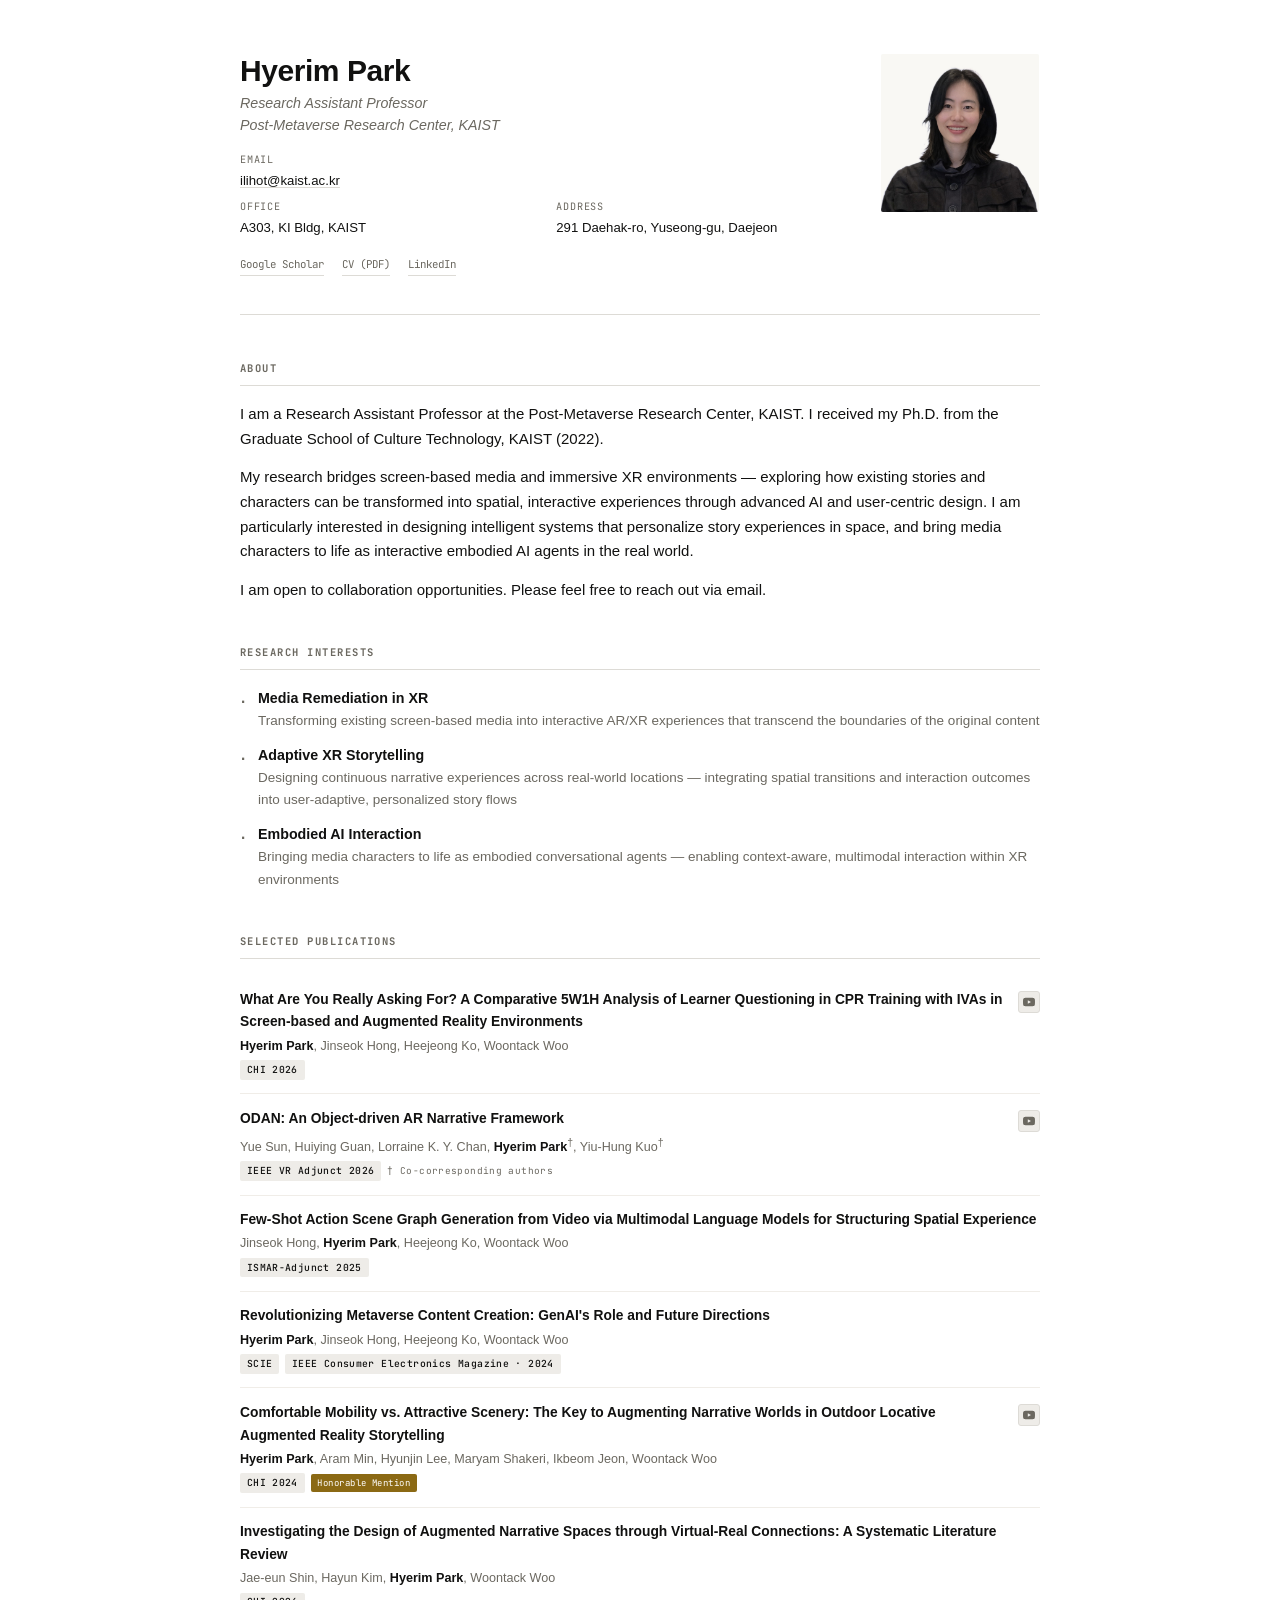
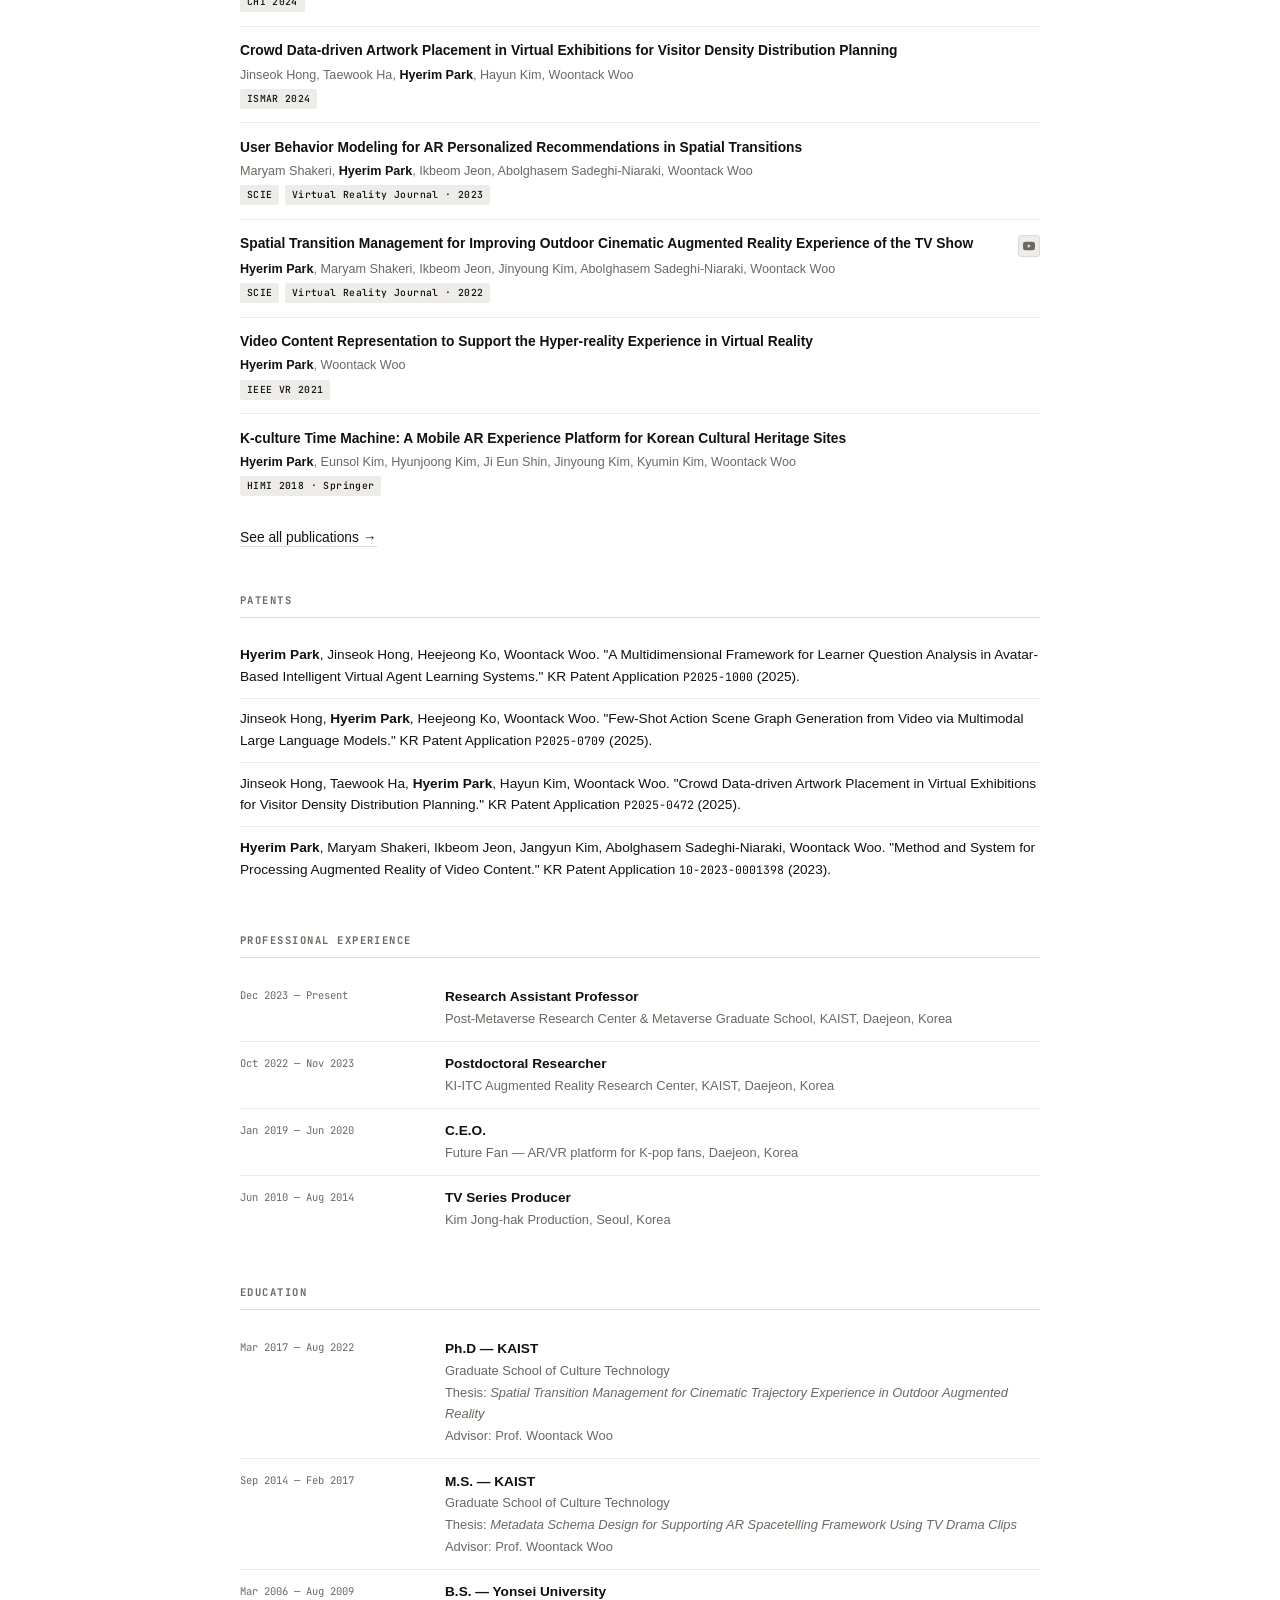
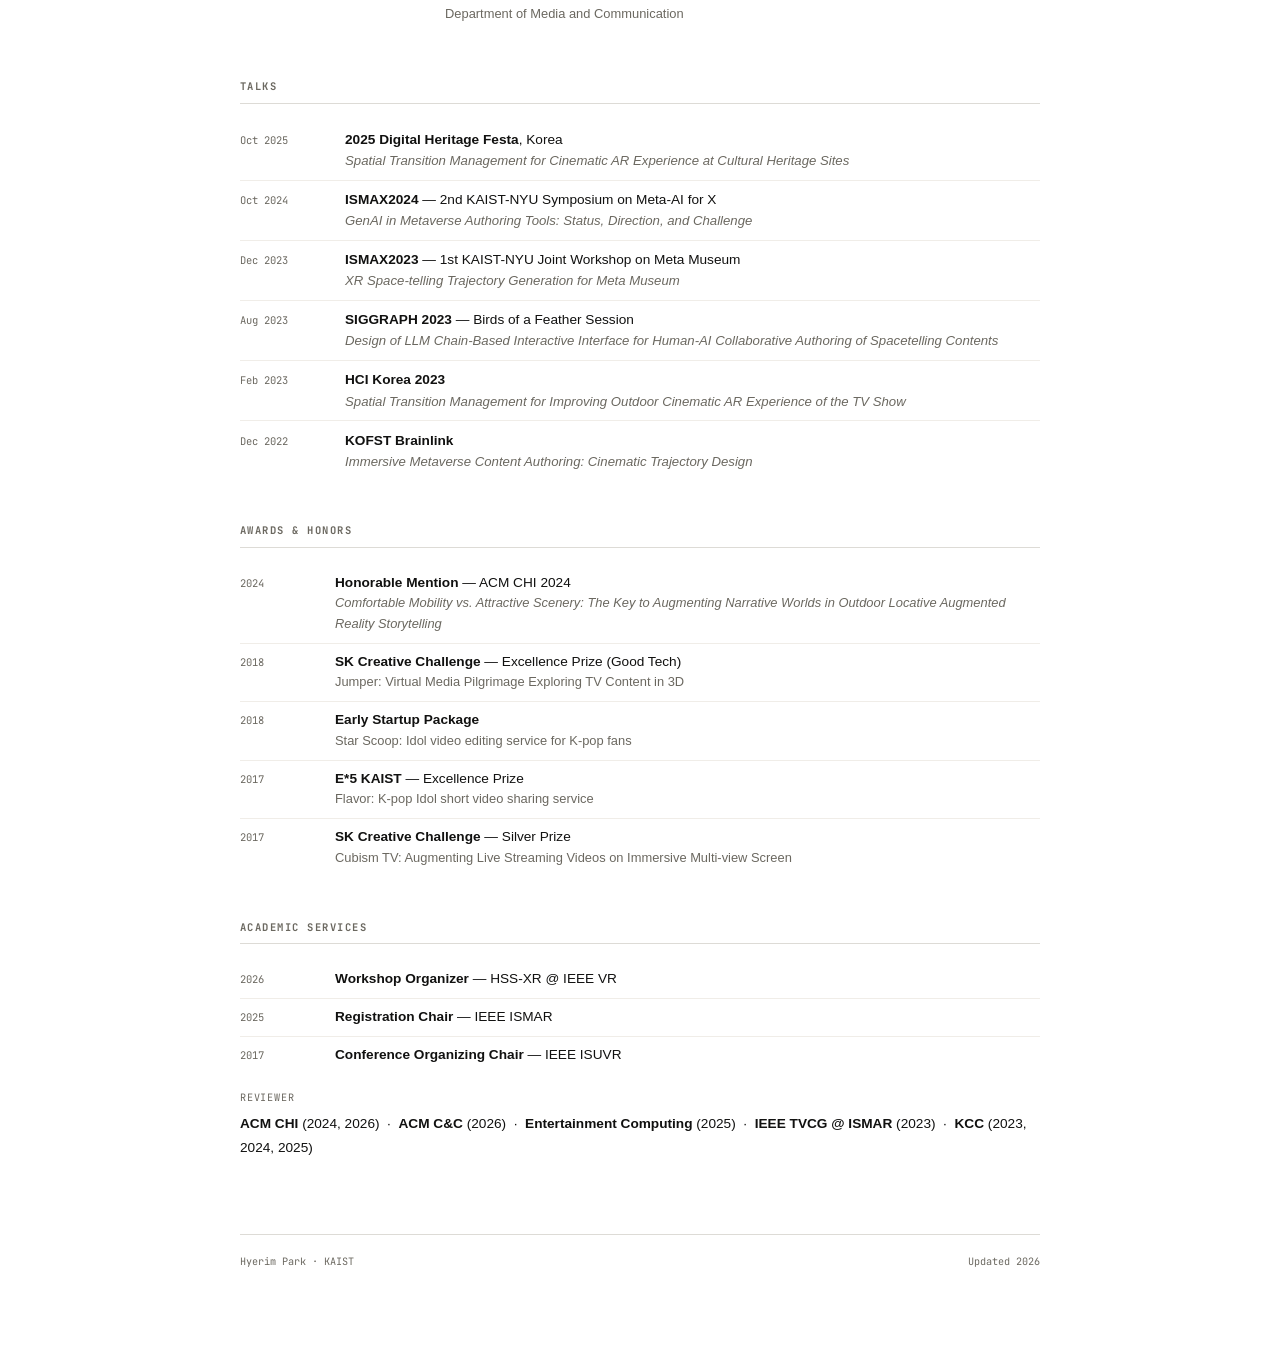
<file: index.html>
<!DOCTYPE html>
<html lang="en">
<head>
  <meta charset="UTF-8" />
  <meta name="viewport" content="width=device-width, initial-scale=1.0" />
  <title>Hyerim Park</title>
  <link rel="preconnect" href="https://fonts.googleapis.com" />
  <link rel="preconnect" href="https://fonts.gstatic.com" crossorigin />
  <link href="https://fonts.googleapis.com/css2?family=JetBrains+Mono:wght@400;500&display=swap" rel="stylesheet" />
  <style>
    *, *::before, *::after { box-sizing: border-box; margin: 0; padding: 0; }
    :root {
      --bg: #ffffff; --text: #111110; --muted: #6b6860;
      --border: #dddbd6; --subtle: #f0ede8; --tag-bg: #eeece8;
      --accent: #111110;
      --font-body: 'Helvetica Neue', Helvetica, Arial, sans-serif;
      --font-mono: 'JetBrains Mono', monospace;
    }
    html { font-size: 15px; scroll-behavior: smooth; }
    body { background: var(--bg); color: var(--text); font-family: var(--font-body); line-height: 1.65; max-width: 860px; margin: 0 auto; padding: 3.5rem 2rem 6rem; -webkit-font-smoothing: antialiased; }
    .header { display: grid; grid-template-columns: 1fr 160px; gap: 2.5rem; align-items: start; margin-bottom: 3rem; padding-bottom: 2.5rem; border-bottom: 1px solid var(--border); }
    .photo-wrap img { width: 160px; height: auto; border-radius: 3px; border: 1px solid transparent; display: block; }
    .bio h1 { font-size: 2rem; font-weight: 600; letter-spacing: -0.015em; margin-bottom: 0.2rem; line-height: 1.2; }
    .bio .subtitle { font-size: 0.95rem; color: var(--muted); font-style: italic; line-height: 1.55; margin-bottom: 1.1rem; }
    .info-grid { display: grid; grid-template-columns: 1fr 1fr; gap: 0.5rem 2rem; font-size: 0.88rem; }
    .info-row .lbl { font-family: var(--font-mono); font-size: 0.68rem; color: var(--muted); text-transform: uppercase; letter-spacing: 0.08em; display: block; margin-bottom: 0.05rem; }
    .info-row a { text-decoration: underline; text-underline-offset: 2px; text-decoration-color: var(--border); }
    .info-row a:hover { text-decoration-color: var(--text); }
    .social-links { display: flex; gap: 1.2rem; margin-top: 1.2rem; flex-wrap: wrap; }
    .social-links a { font-family: var(--font-mono); font-size: 0.72rem; color: var(--muted); text-decoration: none; border-bottom: 1px solid var(--border); padding-bottom: 1px; transition: color 0.15s, border-color 0.15s; }
    .social-links a:hover { color: var(--text); border-color: var(--text); }
    section { margin-bottom: 2.8rem; }
    section h2 { font-size: 0.7rem; font-family: var(--font-mono); text-transform: uppercase; letter-spacing: 0.14em; color: var(--muted); margin-bottom: 1.1rem; padding-bottom: 0.5rem; border-bottom: 1px solid var(--border); }
    a { color: inherit; text-decoration: underline; text-underline-offset: 2px; text-decoration-color: var(--border); }
    a:hover { text-decoration-color: var(--text); }
    .interest-list { list-style: none; display: flex; flex-direction: column; gap: 0.75rem; }
    .interest-list li { padding-left: 1.2rem; position: relative; font-size: 0.95rem; }
    .interest-list li::before { content: "·"; position: absolute; left: 0; color: var(--muted); font-size: 1.5rem; line-height: 1.2; }
    .interest-list strong { font-weight: 600; }
    .interest-list .desc { color: var(--muted); font-size: 0.9rem; display: block; }
    .pub-list { list-style: none; }
    .pub-item { padding: 0.9rem 0; border-bottom: 1px solid var(--subtle); font-size: 0.92rem; line-height: 1.65; }
    .pub-item:last-child { border-bottom: none; }
    .pub-title-row { display: flex; align-items: flex-start; gap: 0.6rem; margin-bottom: 0.1rem; }
    .pub-title { font-weight: 600; flex: 1; }
    .pub-title a { text-decoration: none; }
    .pub-title a:hover { text-decoration: underline; text-underline-offset: 2px; }
    .pub-icons { display: flex; gap: 0.35rem; align-items: center; flex-shrink: 0; padding-top: 0.15rem; }
    .pub-icon { display: inline-flex; align-items: center; justify-content: center; width: 22px; height: 22px; border-radius: 3px; background: var(--tag-bg); color: var(--muted); text-decoration: none; transition: background 0.15s, color 0.15s; border: 1px solid var(--border); }
    .pub-icon:hover { background: var(--text); color: #fff; border-color: var(--text); }
    .pub-icon svg { width: 12px; height: 12px; fill: currentColor; }
    .pub-authors { color: var(--muted); font-size: 0.84rem; display: block; margin-bottom: 0.25rem; }
    .pub-authors strong { color: var(--text); font-weight: 700; }
    .pub-meta { display: flex; align-items: center; gap: 0.4rem; flex-wrap: wrap; }
    .tag { display: inline-block; background: var(--tag-bg); color: var(--text); font-family: var(--font-mono); font-size: 0.65rem; padding: 0.12rem 0.45rem; border-radius: 2px; font-weight: 500; letter-spacing: 0.04em; }
    .badge { display: inline-block; background: #111; color: #fff; font-family: var(--font-mono); font-size: 0.6rem; padding: 0.12rem 0.45rem; border-radius: 2px; letter-spacing: 0.05em; }
    .badge-honor { display: inline-block; background: #8b6914; color: #fff; font-family: var(--font-mono); font-size: 0.6rem; padding: 0.12rem 0.45rem; border-radius: 2px; letter-spacing: 0.05em; }
    .talk-list { list-style: none; }
    .talk-item { display: grid; grid-template-columns: 90px 1fr; gap: 1rem; padding: 0.55rem 0; border-bottom: 1px solid var(--subtle); font-size: 0.91rem; line-height: 1.55; align-items: baseline; }
    .talk-item:last-child { border-bottom: none; }
    .talk-date { font-family: var(--font-mono); font-size: 0.7rem; color: var(--muted); white-space: nowrap; }
    .award-list { list-style: none; }
    .award-item { display: grid; grid-template-columns: 80px 1fr; gap: 1rem; padding: 0.55rem 0; border-bottom: 1px solid var(--subtle); font-size: 0.91rem; line-height: 1.5; align-items: baseline; }
    .award-item:last-child { border-bottom: none; }
    .award-year { font-family: var(--font-mono); font-size: 0.7rem; color: var(--muted); }
    .edu-list { list-style: none; }
    .edu-item { display: grid; grid-template-columns: 190px 1fr; gap: 1rem; padding: 0.75rem 0; border-bottom: 1px solid var(--subtle); font-size: 0.91rem; line-height: 1.6; }
    .edu-item:last-child { border-bottom: none; }
    .edu-period { font-family: var(--font-mono); font-size: 0.7rem; color: var(--muted); padding-top: 0.1rem; }
    .edu-deg { font-weight: 600; display: block; }
    .edu-sub { color: var(--muted); font-size: 0.86rem; }
    .pat-list { list-style: none; }
    .pat-item { padding: 0.65rem 0; border-bottom: 1px solid var(--subtle); font-size: 0.91rem; line-height: 1.6; }
    .pat-item:last-child { border-bottom: none; }
    footer { margin-top: 5rem; padding-top: 1.25rem; border-top: 1px solid var(--border); font-family: var(--font-mono); font-size: 0.68rem; color: var(--muted); display: flex; justify-content: space-between; }
    @media (max-width: 620px) {
      body { padding: 2rem 1.2rem 4rem; }
      .header { grid-template-columns: 1fr; gap: 1.5rem; }
      .info-grid { grid-template-columns: 1fr; }
      .talk-item, .award-item, .edu-item { grid-template-columns: 1fr; gap: 0.15rem; }
    }
  </style>
</head>
<body>

  <header class="header">
    <div class="bio">
      <h1>Hyerim Park</h1>
      <p class="subtitle">
        Research Assistant Professor<br />
        Post-Metaverse Research Center, KAIST<br />
      </p>
      <div class="info-grid">
        <div class="info-row" style="grid-column: 1 / -1;">
          <span class="lbl">Email</span>
          <a href="mailto:ilihot@kaist.ac.kr">ilihot@kaist.ac.kr</a> 
        </div>
        <div class="info-row">
          <span class="lbl">Office</span>
          <span>A303, KI Bldg, KAIST</span>
        </div>
        <div class="info-row">
          <span class="lbl">Address</span>
          <span>291 Daehak-ro, Yuseong-gu, Daejeon</span>
        </div>
      </div>
      <div class="social-links">
        <a href="https://scholar.google.com/citations?user=xa5y9S4AAAAJ&hl=en" target="_blank">Google Scholar</a>
        <a href="./HyerimPark_CV(202603).pdf" target="_blank">CV (PDF)</a>
        <a href="https://www.linkedin.com/in/hyerim-park-793420a9/" target="_blank">LinkedIn</a>
      </div>
    </div>
    <div class="photo-wrap">
      <img src="[data-uri]" alt="Hyerim Park" />
    </div>
  </header>

  <!-- ABOUT -->
  <section>
    <h2>About</h2>
    <p style="font-size:0.95rem;line-height:1.8;color:var(--text);">
      <p style="margin-bottom:0.9rem;">I am a Research Assistant Professor at the Post-Metaverse Research Center, KAIST. I received my Ph.D. from the Graduate School of Culture Technology, KAIST (2022).</p>
      <p style="margin-bottom:0.9rem;">My research bridges screen-based media and immersive XR environments — exploring how existing stories and characters can be transformed into spatial, interactive experiences through advanced AI and user-centric design. I am particularly interested in designing intelligent systems that personalize story experiences in space, and bring media characters to life as interactive embodied AI agents in the real world.</p>
      <p>I am open to collaboration opportunities. Please feel free to reach out via email.</p>
    </p>
  </section>

  <!-- RESEARCH INTERESTS -->
  <section>
    <h2>Research Interests</h2>
    <ul class="interest-list">
      <li>
        <strong>Media Remediation in XR</strong>
        <span class="desc">Transforming existing screen-based media into interactive AR/XR experiences that transcend the boundaries of the original content</span>
      </li>
      <li>
        <strong>Adaptive XR Storytelling</strong>
        <span class="desc">Designing continuous narrative experiences across real-world locations — integrating spatial transitions and interaction outcomes into user-adaptive, personalized story flows</span>
      </li>
      <li>
        <strong>Embodied AI Interaction</strong>
        <span class="desc">Bringing media characters to life as embodied conversational agents — enabling context-aware, multimodal interaction within XR environments</span>
      </li>
    </ul>
  </section>

  <!-- PUBLICATIONS -->
  <section>
    <h2>Selected Publications</h2>
    <ul class="pub-list">

          
      <li class="pub-item">
        <div class="pub-title-row">
          <span class="pub-title">
            <a href="https://dl.acm.org/doi/10.1145/3772318.3791977" target="_blank">What Are You Really Asking For? A Comparative 5W1H Analysis of Learner Questioning in CPR Training with IVAs in Screen-based and Augmented Reality Environments</a>
          </span>
           <div class="pub-icons">
            <a class="pub-icon" href="https://youtu.be/UggCVi0NkHI" target="_blank" title="Video">
              <svg viewBox="0 0 24 24"><path d="M23.5 6.2a3 3 0 0 0-2.1-2.1C19.5 3.6 12 3.6 12 3.6s-7.5 0-9.4.5A3 3 0 0 0 .5 6.2C0 8.1 0 12 0 12s0 3.9.5 5.8a3 3 0 0 0 2.1 2.1c1.9.5 9.4.5 9.4.5s7.5 0 9.4-.5a3 3 0 0 0 2.1-2.1C24 15.9 24 12 24 12s0-3.9-.5-5.8zM9.6 15.6V8.4l6.3 3.6-6.3 3.6z"/></svg>
            </a>
          </div>
        </div>
        <span class="pub-authors"><strong>Hyerim Park</strong>, Jinseok Hong, Heejeong Ko, Woontack Woo</span>
        <div class="pub-meta">
          <span class="tag">CHI 2026</span>
        </div>
      </li>

      
      <li class="pub-item">
        <div class="pub-title-row">
          <span class="pub-title">
            <a style="cursor:default; text-decoration:none; color:inherit;">ODAN: An Object-driven AR Narrative Framework</a>
          </span>
             <div class="pub-icons">
            <a class="pub-icon" href="https://www.youtube.com/watch?v=S8dgk26Mg9w" target="_blank" title="Video">
              <svg viewBox="0 0 24 24"><path d="M23.5 6.2a3 3 0 0 0-2.1-2.1C19.5 3.6 12 3.6 12 3.6s-7.5 0-9.4.5A3 3 0 0 0 .5 6.2C0 8.1 0 12 0 12s0 3.9.5 5.8a3 3 0 0 0 2.1 2.1c1.9.5 9.4.5 9.4.5s7.5 0 9.4-.5a3 3 0 0 0 2.1-2.1C24 15.9 24 12 24 12s0-3.9-.5-5.8zM9.6 15.6V8.4l6.3 3.6-6.3 3.6z"/></svg>
            </a>
          </div>
        </div>
        <span class="pub-authors">Yue Sun, Huiying Guan, Lorraine K. Y. Chan, <strong>Hyerim Park</strong><sup>†</sup>, Yiu-Hung Kuo<sup>†</sup></span>
        <div class="pub-meta">
          <span class="tag">IEEE VR Adjunct 2026</span>
          <span style="font-family:var(--font-mono);font-size:0.63rem;color:var(--muted);letter-spacing:0.04em;">† Co-corresponding authors</span>
        </div>
      </li>


      <li class="pub-item">
        <div class="pub-title-row">
          <span class="pub-title">
            <a href="https://www.computer.org/csdl/proceedings-article/ismar-adjunct/2025/934700a107/2bKcVH8FJde" target="_blank">Few-Shot Action Scene Graph Generation from Video via Multimodal Language Models for Structuring Spatial Experience</a>
          </span>
        </div>
        <span class="pub-authors">Jinseok Hong, <strong>Hyerim Park</strong>, Heejeong Ko, Woontack Woo</span>
        <div class="pub-meta">
          <span class="tag">ISMAR-Adjunct 2025</span>
        </div>
      </li>

      <li class="pub-item">
        <div class="pub-title-row">
          <span class="pub-title">
            <a href="https://ieeexplore.ieee.org/abstract/document/10756676" target="_blank">Revolutionizing Metaverse Content Creation: GenAI's Role and Future Directions</a>
          </span>
        </div>
        <span class="pub-authors"><strong>Hyerim Park</strong>, Jinseok Hong, Heejeong Ko, Woontack Woo</span>
        <div class="pub-meta">
          <span class="tag">SCIE</span>
          <span class="tag">IEEE Consumer Electronics Magazine · 2024</span>
        </div>
      </li>

      <li class="pub-item">
        <div class="pub-title-row">
          <span class="pub-title">
            <a href="https://dl.acm.org/doi/full/10.1145/3613904.3642431" target="_blank">Comfortable Mobility vs. Attractive Scenery: The Key to Augmenting Narrative Worlds in Outdoor Locative Augmented Reality Storytelling</a>
          </span>
          <div class="pub-icons">
            <a class="pub-icon" href="https://youtu.be/F2p2GQeaEWU?si=6rmoD0K2L7Ub1E34" target="_blank" title="Video">
              <svg viewBox="0 0 24 24"><path d="M23.5 6.2a3 3 0 0 0-2.1-2.1C19.5 3.6 12 3.6 12 3.6s-7.5 0-9.4.5A3 3 0 0 0 .5 6.2C0 8.1 0 12 0 12s0 3.9.5 5.8a3 3 0 0 0 2.1 2.1c1.9.5 9.4.5 9.4.5s7.5 0 9.4-.5a3 3 0 0 0 2.1-2.1C24 15.9 24 12 24 12s0-3.9-.5-5.8zM9.6 15.6V8.4l6.3 3.6-6.3 3.6z"/></svg>
            </a>
          </div>
        </div>
        <span class="pub-authors"><strong>Hyerim Park</strong>, Aram Min, Hyunjin Lee, Maryam Shakeri, Ikbeom Jeon, Woontack Woo</span>
        <div class="pub-meta">
          <span class="tag">CHI 2024</span>
          <span class="badge-honor">Honorable Mention</span>
        </div>
      </li>

      <li class="pub-item">
        <div class="pub-title-row">
          <span class="pub-title">
            <a href="https://dl.acm.org/doi/full/10.1145/3613904.3642819" target="_blank">Investigating the Design of Augmented Narrative Spaces through Virtual-Real Connections: A Systematic Literature Review</a>
          </span>
        </div>
        <span class="pub-authors">Jae-eun Shin, Hayun Kim, <strong>Hyerim Park</strong>, Woontack Woo</span>
        <div class="pub-meta">
          <span class="tag">CHI 2024</span>
        </div>
      </li>

      <li class="pub-item">
        <div class="pub-title-row">
          <span class="pub-title">
            <a href="https://ieeexplore.ieee.org/document/10765412" target="_blank">Crowd Data-driven Artwork Placement in Virtual Exhibitions for Visitor Density Distribution Planning</a>
          </span>
        </div>
        <span class="pub-authors">Jinseok Hong, Taewook Ha, <strong>Hyerim Park</strong>, Hayun Kim, Woontack Woo</span>
        <div class="pub-meta">
          <span class="tag">ISMAR 2024</span>
        </div>
      </li>

      <li class="pub-item">
        <div class="pub-title-row">
          <span class="pub-title">
            <a href="https://link.springer.com/article/10.1007/s10055-023-00852-6" target="_blank">User Behavior Modeling for AR Personalized Recommendations in Spatial Transitions</a>
          </span>
        </div>
        <span class="pub-authors">Maryam Shakeri, <strong>Hyerim Park</strong>, Ikbeom Jeon, Abolghasem Sadeghi-Niaraki, Woontack Woo</span>
        <div class="pub-meta">
          <span class="tag">SCIE</span>
          <span class="tag">Virtual Reality Journal · 2023</span>
        </div>
      </li>

      <li class="pub-item">
        <div class="pub-title-row">
          <span class="pub-title">
            <a href="https://link.springer.com/article/10.1007/s10055-021-00617-z" target="_blank">Spatial Transition Management for Improving Outdoor Cinematic Augmented Reality Experience of the TV Show</a>
          </span>
          <div class="pub-icons">
            <a class="pub-icon" href="https://youtu.be/PRRsQmqoov4" target="_blank" title="Video">
              <svg viewBox="0 0 24 24"><path d="M23.5 6.2a3 3 0 0 0-2.1-2.1C19.5 3.6 12 3.6 12 3.6s-7.5 0-9.4.5A3 3 0 0 0 .5 6.2C0 8.1 0 12 0 12s0 3.9.5 5.8a3 3 0 0 0 2.1 2.1c1.9.5 9.4.5 9.4.5s7.5 0 9.4-.5a3 3 0 0 0 2.1-2.1C24 15.9 24 12 24 12s0-3.9-.5-5.8zM9.6 15.6V8.4l6.3 3.6-6.3 3.6z"/></svg>
            </a>
          </div>
        </div>
        <span class="pub-authors"><strong>Hyerim Park</strong>, Maryam Shakeri, Ikbeom Jeon, Jinyoung Kim, Abolghasem Sadeghi-Niaraki, Woontack Woo</span>
        <div class="pub-meta">
          <span class="tag">SCIE</span>
          <span class="tag">Virtual Reality Journal · 2022</span>
        </div>
      </li>

      <li class="pub-item">
        <div class="pub-title-row">
          <span class="pub-title">
            <a href="https://ieeexplore.ieee.org/document/9417687/" target="_blank">Video Content Representation to Support the Hyper-reality Experience in Virtual Reality</a>
          </span>
        </div>
        <span class="pub-authors"><strong>Hyerim Park</strong>, Woontack Woo</span>
        <div class="pub-meta">
          <span class="tag">IEEE VR 2021</span>
        </div>
      </li>

      <li class="pub-item">
        <div class="pub-title-row">
          <span class="pub-title">
            <a href="https://dl.acm.org/doi/10.1007/978-3-319-92046-7_15" target="_blank">K-culture Time Machine: A Mobile AR Experience Platform for Korean Cultural Heritage Sites</a>
          </span>
        </div>
        <span class="pub-authors"><strong>Hyerim Park</strong>, Eunsol Kim, Hyunjoong Kim, Ji Eun Shin, Jinyoung Kim, Kyumin Kim, Woontack Woo</span>
        <div class="pub-meta">
          <span class="tag">HIMI 2018 · Springer</span>
        </div>
      </li>

    </ul>
    <p style="margin-top: 1.2rem; font-size: 0.92rem;">
      <a href="https://scholar.google.co.kr/citations?hl=en&user=xa5y9S4AAAAJ&view_op=list_works&sortby=pubdate" target="_blank" style="color: var(--text); text-decoration: none; font-weight: 500; border-bottom: 1px solid var(--border); padding-bottom: 1px;">See all publications →</a>
    </p>
  </section>

  <!-- PATENTS -->
  <section>
    <h2>Patents</h2>
    <ul class="pat-list">
      <li class="pat-item">
        <strong>Hyerim Park</strong>, Jinseok Hong, Heejeong Ko, Woontack Woo. "A Multidimensional Framework for Learner Question Analysis in Avatar-Based Intelligent Virtual Agent Learning Systems." KR Patent Application <span style="font-family:var(--font-mono);font-size:0.85em;">P2025-1000</span> (2025).
      </li>
      <li class="pat-item">
        Jinseok Hong, <strong>Hyerim Park</strong>, Heejeong Ko, Woontack Woo. "Few-Shot Action Scene Graph Generation from Video via Multimodal Large Language Models." KR Patent Application <span style="font-family:var(--font-mono);font-size:0.85em;">P2025-0709</span> (2025).
      </li>
      <li class="pat-item">
        Jinseok Hong, Taewook Ha, <strong>Hyerim Park</strong>, Hayun Kim, Woontack Woo. "Crowd Data-driven Artwork Placement in Virtual Exhibitions for Visitor Density Distribution Planning." KR Patent Application <span style="font-family:var(--font-mono);font-size:0.85em;">P2025-0472</span> (2025).
      </li>
      <li class="pat-item">
        <strong>Hyerim Park</strong>, Maryam Shakeri, Ikbeom Jeon, Jangyun Kim, Abolghasem Sadeghi-Niaraki, Woontack Woo. "Method and System for Processing Augmented Reality of Video Content." KR Patent Application <span style="font-family:var(--font-mono);font-size:0.85em;">10-2023-0001398</span> (2023).
      </li>
    </ul>
  </section>

  <!-- PROFESSIONAL EXPERIENCE -->
  <section>
    <h2>Professional Experience</h2>
    <ul class="edu-list">
      <li class="edu-item">
        <span class="edu-period">Dec 2023 — Present</span>
        <div>
          <span class="edu-deg">Research Assistant Professor</span>
          <span class="edu-sub">Post-Metaverse Research Center &amp; Metaverse Graduate School, KAIST, Daejeon, Korea</span>
        </div>
      </li>
      <li class="edu-item">
        <span class="edu-period">Oct 2022 — Nov 2023</span>
        <div>
          <span class="edu-deg">Postdoctoral Researcher</span>
          <span class="edu-sub">KI-ITC Augmented Reality Research Center, KAIST, Daejeon, Korea</span>
        </div>
      </li>
      <li class="edu-item">
        <span class="edu-period">Jan 2019 — Jun 2020</span>
        <div>
          <span class="edu-deg">C.E.O.</span>
          <span class="edu-sub">Future Fan — AR/VR platform for K-pop fans, Daejeon, Korea</span>
        </div>
      </li>
      <li class="edu-item">
        <span class="edu-period">Jun 2010 — Aug 2014</span>
        <div>
          <span class="edu-deg">TV Series Producer</span>
          <span class="edu-sub">Kim Jong-hak Production, Seoul, Korea</span>
        </div>
      </li>
    </ul>
  </section>

  <!-- EDUCATION -->
  <section>
    <h2>Education</h2>
    <ul class="edu-list">
      <li class="edu-item">
        <span class="edu-period">Mar 2017 — Aug 2022</span>
        <div>
          <span class="edu-deg">Ph.D — KAIST</span>
          <span class="edu-sub">
            Graduate School of Culture Technology<br />
            Thesis: <em>Spatial Transition Management for Cinematic Trajectory Experience in Outdoor Augmented Reality</em><br />
            Advisor: Prof. Woontack Woo
          </span>
        </div>
      </li>
      <li class="edu-item">
        <span class="edu-period">Sep 2014 — Feb 2017</span>
        <div>
          <span class="edu-deg">M.S. — KAIST</span>
          <span class="edu-sub">
            Graduate School of Culture Technology<br />
            Thesis: <em>Metadata Schema Design for Supporting AR Spacetelling Framework Using TV Drama Clips</em><br />
            Advisor: Prof. Woontack Woo
          </span>
        </div>
      </li>
      <li class="edu-item">
        <span class="edu-period">Mar 2006 — Aug 2009</span>
        <div>
          <span class="edu-deg">B.S. — Yonsei University</span>
          <span class="edu-sub">Department of Media and Communication</span>
        </div>
      </li>
    </ul>
  </section>

  <!-- INVITED TALKS -->
  <section>
    <h2>Talks</h2>
    <ul class="talk-list">
      <li class="talk-item">
        <span class="talk-date">Oct 2025</span>
        <span>
          <strong>2025 Digital Heritage Festa</strong>, Korea<br />
          <em style="color:var(--muted); font-size:0.88rem;">Spatial Transition Management for Cinematic AR Experience at Cultural Heritage Sites</em>
        </span>
      </li>
      <li class="talk-item">
        <span class="talk-date">Oct 2024</span>
        <span>
          <strong>ISMAX2024</strong> — 2nd KAIST-NYU Symposium on Meta-AI for X<br />
          <em style="color:var(--muted); font-size:0.88rem;">GenAI in Metaverse Authoring Tools: Status, Direction, and Challenge</em>
        </span>
      </li>
      <li class="talk-item">
        <span class="talk-date">Dec 2023</span>
        <span>
          <strong>ISMAX2023</strong> — 1st KAIST-NYU Joint Workshop on Meta Museum<br />
          <em style="color:var(--muted); font-size:0.88rem;">XR Space-telling Trajectory Generation for Meta Museum</em>
        </span>
      </li>
      <li class="talk-item">
        <span class="talk-date">Aug 2023</span>
        <span>
          <strong>SIGGRAPH 2023</strong> — Birds of a Feather Session<br />
          <em style="color:var(--muted); font-size:0.88rem;">Design of LLM Chain-Based Interactive Interface for Human-AI Collaborative Authoring of Spacetelling Contents</em>
        </span>
      </li>
      <li class="talk-item">
        <span class="talk-date">Feb 2023</span>
        <span>
          <strong>HCI Korea 2023</strong><br />
          <em style="color:var(--muted); font-size:0.88rem;">Spatial Transition Management for Improving Outdoor Cinematic AR Experience of the TV Show</em>
        </span>
      </li>
      <li class="talk-item">
        <span class="talk-date">Dec 2022</span>
        <span>
          <strong>KOFST Brainlink</strong><br />
          <em style="color:var(--muted); font-size:0.88rem;">Immersive Metaverse Content Authoring: Cinematic Trajectory Design</em>
        </span>
      </li>
    </ul>
  </section>

  <!-- AWARDS -->
  <section>
    <h2>Awards &amp; Honors</h2>
    <ul class="award-list">
      <li class="award-item">
        <span class="award-year">2024</span>
        <span>
          <strong>Honorable Mention</strong> — ACM CHI 2024<br />
          <span style="color:var(--muted); font-size:0.86rem;"><em>Comfortable Mobility vs. Attractive Scenery: The Key to Augmenting Narrative Worlds in Outdoor Locative Augmented Reality Storytelling</em></span>
        </span>
      </li>
      <li class="award-item">
        <span class="award-year">2018</span>
        <span>
          <strong>SK Creative Challenge</strong> — Excellence Prize (Good Tech)<br />
          <span style="color:var(--muted); font-size:0.86rem;">Jumper: Virtual Media Pilgrimage Exploring TV Content in 3D</span>
        </span>
      </li>
      <li class="award-item">
        <span class="award-year">2018</span>
        <span>
          <strong>Early Startup Package</strong><br />
          <span style="color:var(--muted); font-size:0.86rem;">Star Scoop: Idol video editing service for K-pop fans</span>
        </span>
      </li>
      <li class="award-item">
        <span class="award-year">2017</span>
        <span>
          <strong>E*5 KAIST</strong> — Excellence Prize<br />
          <span style="color:var(--muted); font-size:0.86rem;">Flavor: K-pop Idol short video sharing service</span>
        </span>
      </li>
      <li class="award-item">
        <span class="award-year">2017</span>
        <span>
          <strong>SK Creative Challenge</strong> — Silver Prize<br />
          <span style="color:var(--muted); font-size:0.86rem;">Cubism TV: Augmenting Live Streaming Videos on Immersive Multi-view Screen</span>
        </span>
      </li>
    </ul>
  </section>

  <!-- ACADEMIC SERVICES -->
  <section>
    <h2>Academic Services</h2>
    <ul class="award-list" style="margin-bottom:1.1rem;">
      <li class="award-item">
        <span class="award-year">2026</span>
        <span><strong>Workshop Organizer</strong> — HSS-XR @ IEEE VR</span>
      </li>
      <li class="award-item">
        <span class="award-year">2025</span>
        <span><strong>Registration Chair</strong> — IEEE ISMAR</span>
      </li>
      <li class="award-item">
        <span class="award-year">2017</span>
        <span><strong>Conference Organizing Chair</strong> — IEEE ISUVR</span>
      </li>
    </ul>
    <div class="info-row" style="margin-bottom:0.3rem;"><span class="lbl">Reviewer</span></div>
<p style="font-size:0.91rem;line-height:1.75;color:var(--text);">
  <strong>ACM CHI</strong> (2024, 2026) &nbsp;·&nbsp; <strong>ACM C&amp;C</strong> (2026) &nbsp;·&nbsp; <strong>Entertainment Computing</strong> (2025) &nbsp;·&nbsp; <strong>IEEE TVCG @ ISMAR</strong> (2023) &nbsp;·&nbsp; <strong>KCC</strong> (2023, 2024, 2025)
</p>
  </section>

  <footer>
    <span>Hyerim Park · KAIST</span>
    <span>Updated 2026</span>
  </footer>

</body>
</html>
</file>
